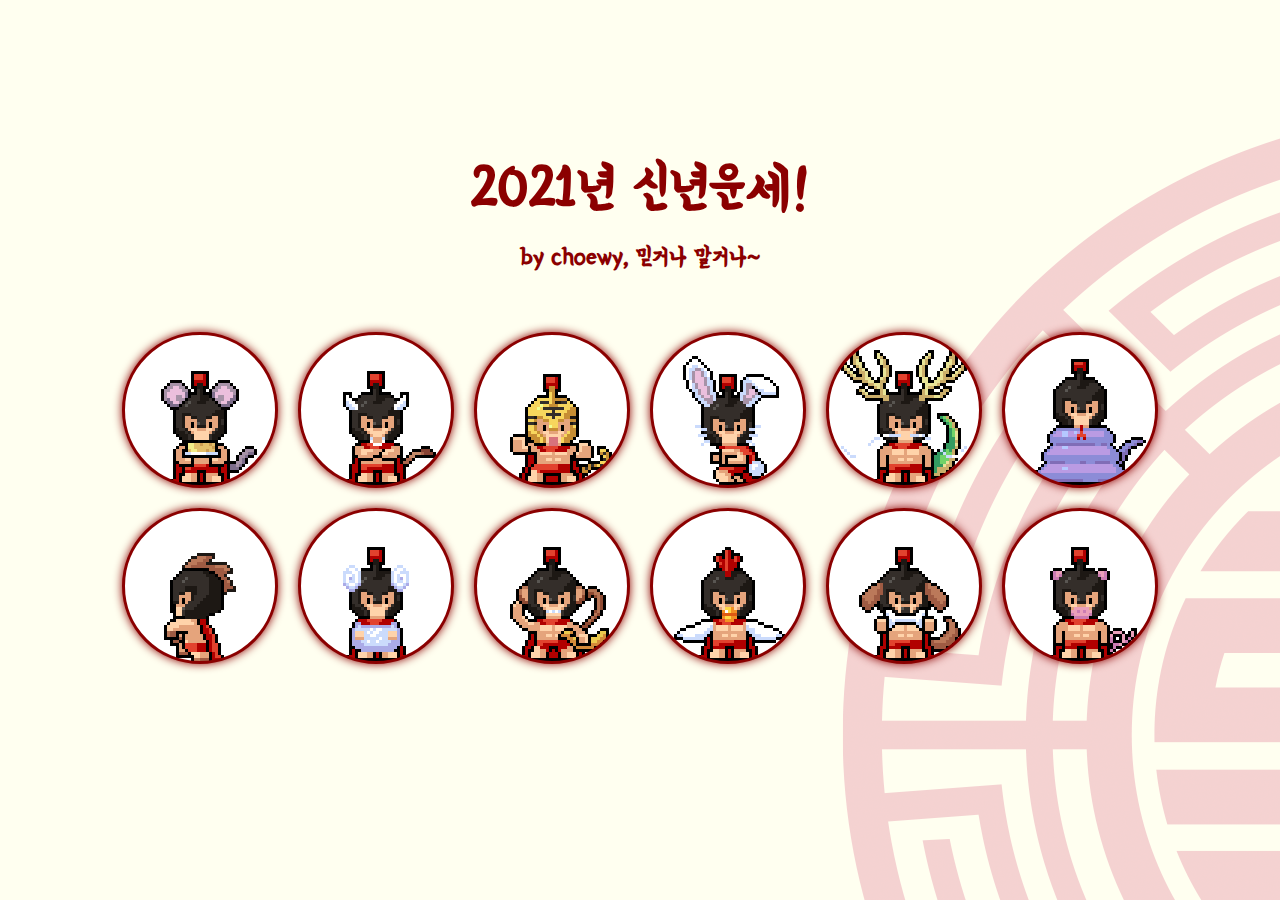
<file: 03_web/01_front_end/01_fortune_20210228/index.html>
<html lang="en">

<head>
    <meta charset="UTF-8">
    <meta http-equiv="X-UA-Compatible" content="IE=edge">
    <meta name="viewport" content="width=device-width, initial-scale=1.0">
    
    <meta property="og:title" content="신년운세 by choewy!"/>
    <meta property="og:description" content="2021년 띠 별 운세를 알려드립니다"/>
    <meta property="og:image" content="images/ogimage.png"/>

    <link rel="shortcut icon" href="images/favicon.png">
    <link rel="stylesheet" href="style/style.css">

    <title>2021년 신년운세!</title>
</head>

<body>
    
    <div class="coupang">
        <iframe src="https://coupa.ng/bR1Pay" width="100%" height="44" frameborder="0" scrolling="no" referrerpolicy="unsafe-url"></iframe>
    </div>
    
    
    <div class="main-title">
        <h1>2021년 신년운세!</h1>
        <h2>by <a href="https://choewy.tistory.com/" target="_blank">choewy,</a> 믿거나 말거나~</h2>
    </div>

    <div>
        <div class="items">
                <a class="item-1" href="result.html?item=1">쥐</a>
                <a class="item-2" href="result.html?item=2">소</a>
                <a class="item-3" href="result.html?item=3">호랑이</a>
                <a class="item-4" href="result.html?item=4">토끼</a>
                <a class="item-5" href="result.html?item=5">용</a>
                <a class="item-6" href="result.html?item=6">뱀</a>
                <a class="item-7" href="result.html?item=7">말</a>
                <a class="item-8" href="result.html?item=8">양</a>
                <a class="item-9" href="result.html?item=9">원숭이</a>
                <a class="item-10" href="result.html?item=10">닭</a>
                <a class="item-11" href="result.html?item=11">개</a>
                <a class="item-12" href="result.html?item=12">돼지</a>
        </div>
    </div>

    <script type="text/javascript" src="js/script.js"></script>
</body>
</html>
</file>
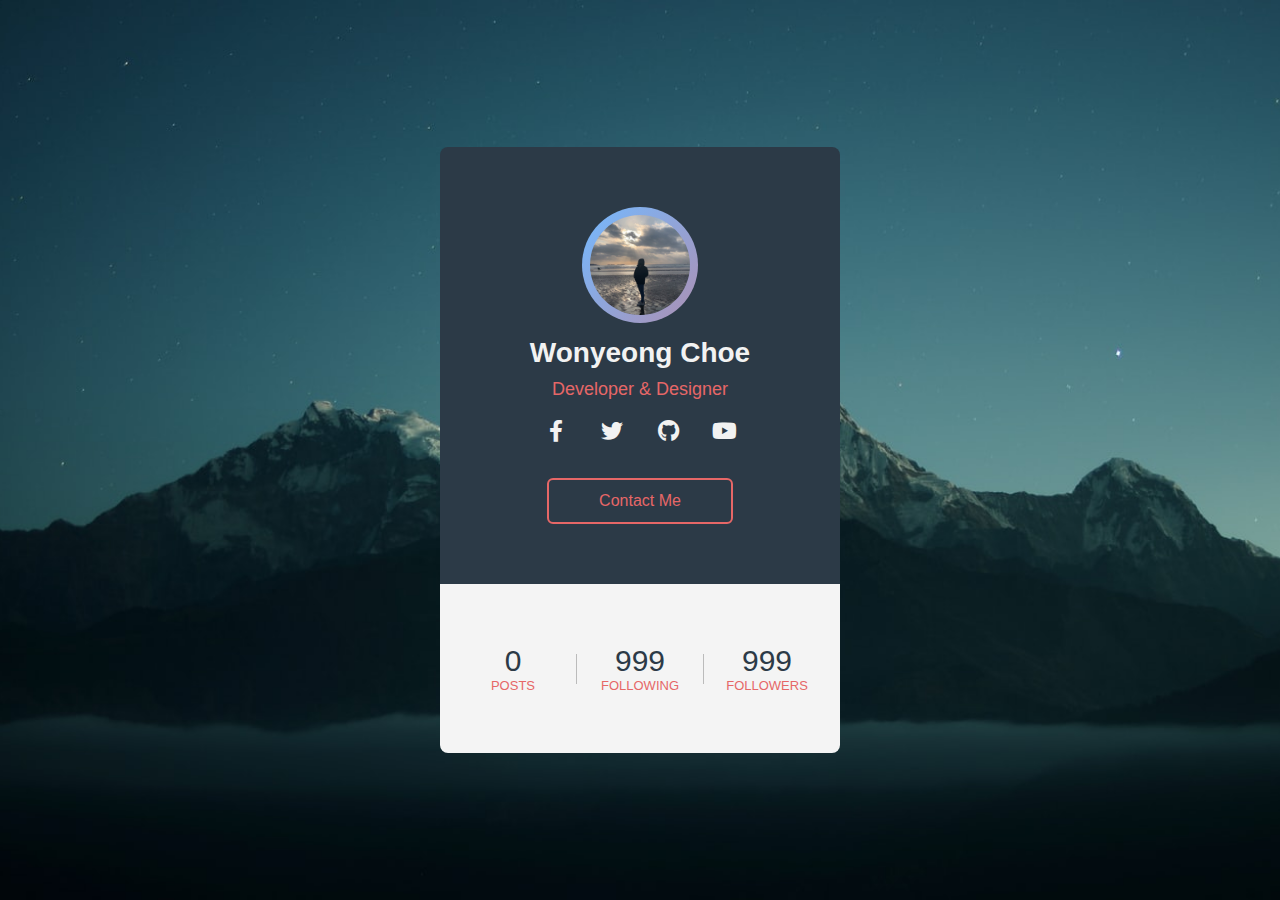
<file: 03_web/01_front_end/02_profile_20210303/index.html>
<!DOCTYPE html>
<html lang="en">
<head>
  <meta charset="UTF-8">
  <meta name="viewport" content="width=device-width, initial-scale=1.0">
  <title>프로필 - 최원영</title>
  <link rel="stylesheet" href="https://cdnjs.cloudflare.com/ajax/libs/font-awesome/5.14.0/css/all.min.css"/>
  <link rel="stylesheet" href="css/style.css">
</head>
<body>
  <div class="profile-card">
    <div class="card-header">
      <div class="pic">
        <img src="images/picture.jpg" alt="">
      </div>
      <div class="name">Wonyeong Choe</div>
      <div class="desc">Developer & Designer</div>
      <div class="sm">
        <a href="#" class="fab fa-facebook-f"></a>
        <a href="#" class="fab fa-twitter"></a>
        <a href="https://github.com/choewy/profile_card" class="fab fa-github"></a>
        <a href="#" class="fab fa-youtube"></a>
      </div>
      <a href="#" class="contact-btn">Contact Me</a>
    </div>
    <div class="card-footer">
      <div class="numbers">
        <div class="item">
          <span>0</span>
          Posts
        </div>
        <div class="border"></div>
        <div class="item">
          <span>999</span>
          Following
        </div>
        <div class="border"></div>
        <div class="item">
          <span>999</span>
          Followers
        </div>
      </div>
    </div>
  </div>
</body>
</html>
</file>
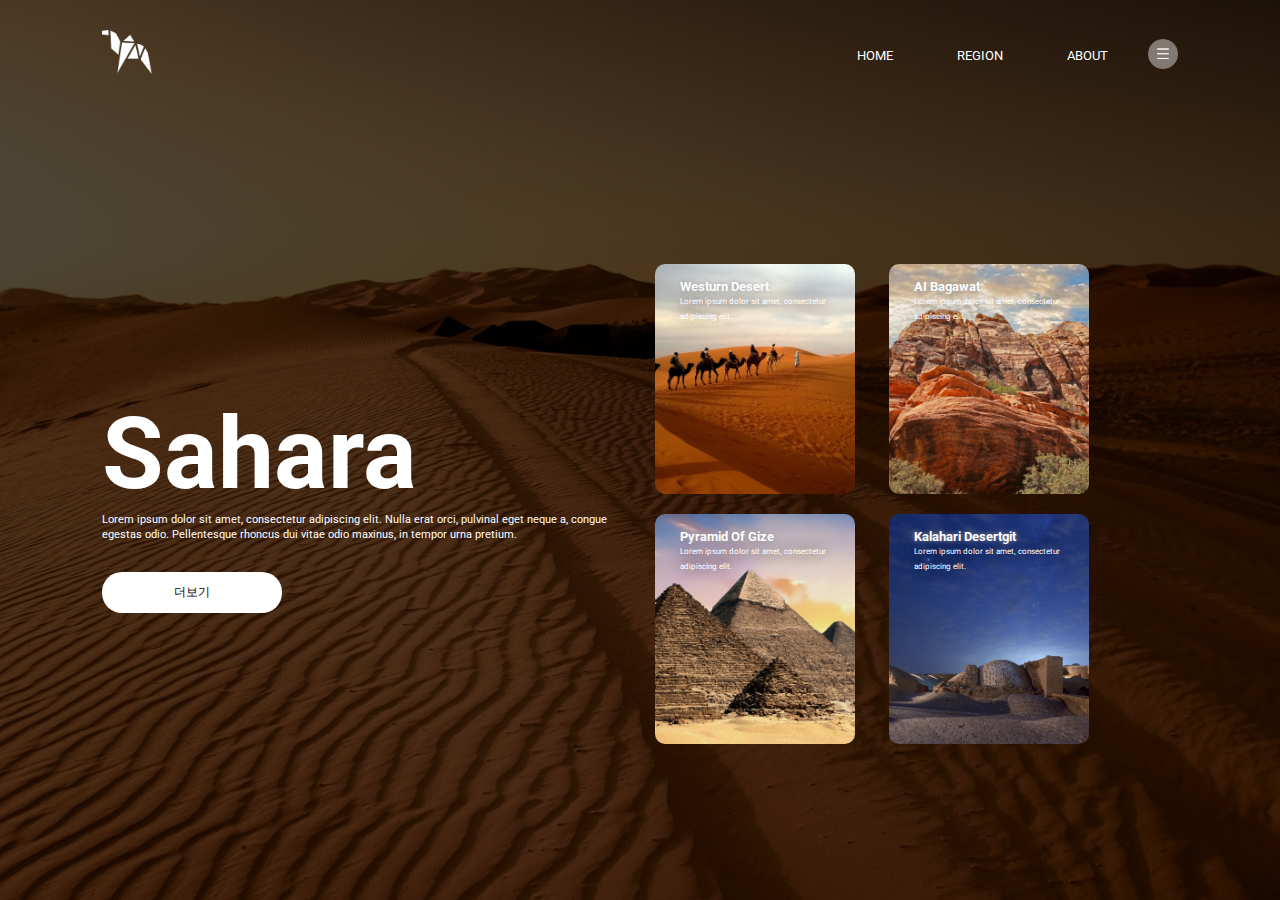
<file: 03_web/01_front_end/04_sahara_20210308/index.html>
<!DOCTYPE html>
<html lang="ko">
    <head>
        <meta charset="utf-8">
        <meta name="viewport" content="width=device-width, initial-scale=1.0">
        <title>Website Design - Easy Tutorials</title>
        <link rel="stylesheet" href="css/style.css">
        <link href="https://fonts.googleapis.com/css2?family=Roboto:wght@400;700&display=swap" rel="stylesheet">

    </head>
    <body>
        <div class="container">
            <div class="navbar">
                <a href="#"><img src="images/logo.png" class="logo"></a>
                <nav>
                    <ul>
                        <li><a href="#">HOME</a></li>
                        <li><a href="#">REGION</a></li>
                        <li><a href="#">ABOUT</a></li>
                    </ul>
                </nav>
                <img src="images/menu.png" class="menu-icon">
            </div>
            
            <div class="row">
                <div class="col">
                    <h1>Sahara</h1>
                    <p>Lorem ipsum dolor sit amet, consectetur adipiscing 
                        elit. Nulla erat orci, pulvinal eget neque a, congue 
                        egestas odio. Pellentesque rhoncus dui vitae odio maxinus, 
                        in tempor urna pretium.</p>
                        <button type="button">더보기</button>
                </div>
                <div class="col">
                    <div class="card card1">
                        <h5>Westurn Desert</h5>
                        <p>Lorem ipsum dolor sit amet, consectetur adipiscing 
                            elit.</p>
                    </div>
                    <div class="card card2">
                        <h5>AI Bagawat</h5>
                        <p>Lorem ipsum dolor sit amet, consectetur adipiscing 
                            elit.</p>
                    </div>
                    <div class="card card3">
                        <h5>Pyramid Of Gize</h5>
                        <p>Lorem ipsum dolor sit amet, consectetur adipiscing 
                            elit.</p>
                    </div>
                    <div class="card card4">
                        <h5>Kalahari Desertgit </h5>
                        <p>Lorem ipsum dolor sit amet, consectetur adipiscing 
                            elit.</p>
                    </div>
                </div>
            </div>
        </div>
    </body>
</html>
</file>
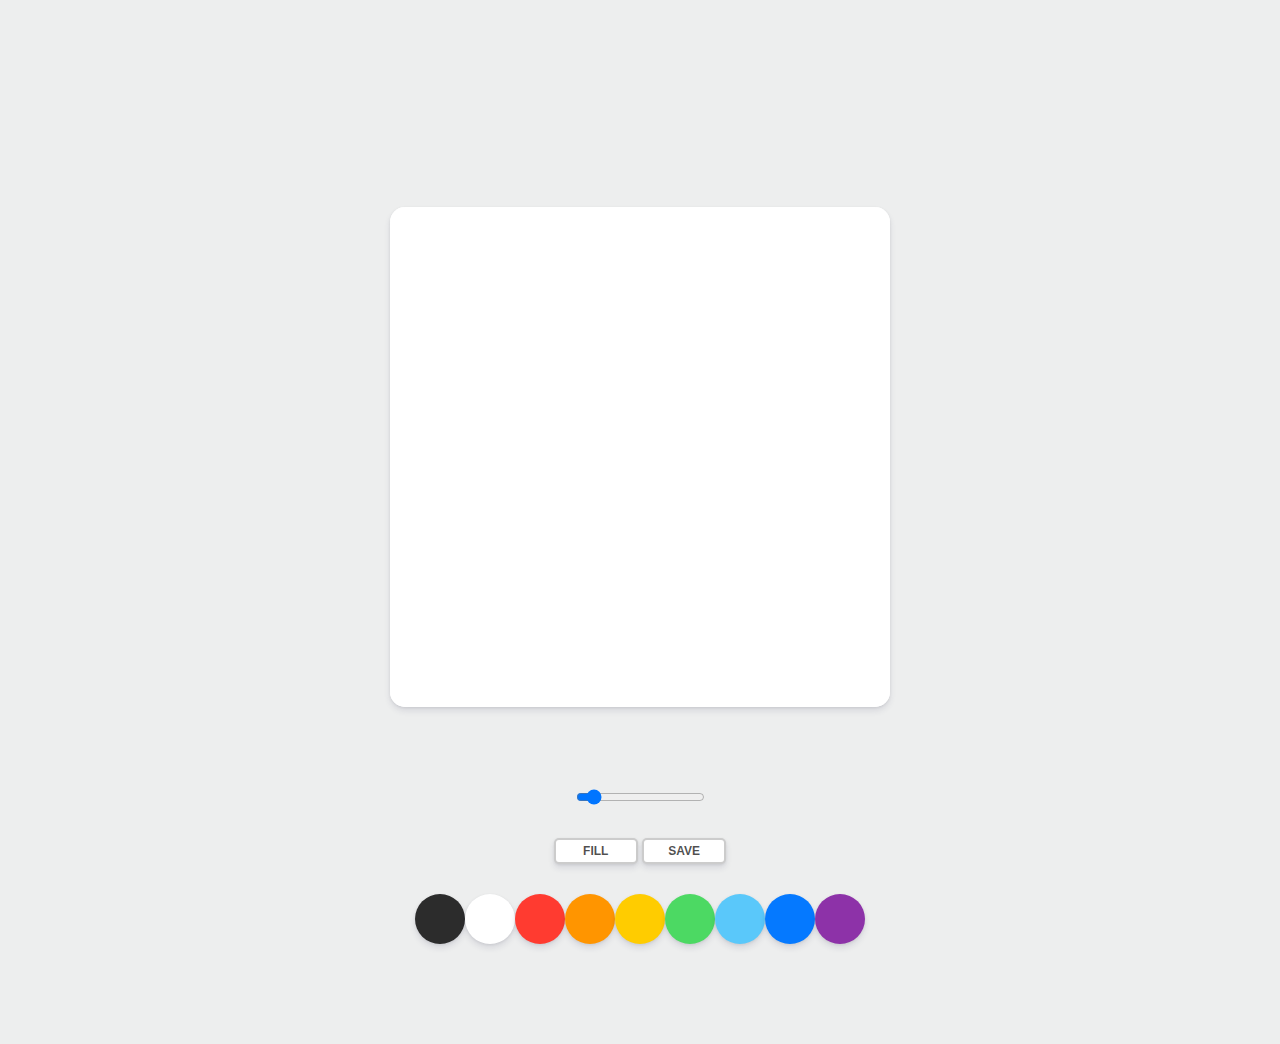
<file: 03_web/01_front_end/05_drawing_20210611/index.html>
<!DOCTYPE html>
<html lang="en">
<head>
    <meta charset="UTF-8">
    <meta http-equiv="X-UA-Compatible" content="IE=edge">
    <meta name="viewport" content="width=device-width, initial-scale=1.0">

    <!-- import css -->
    <link rel="stylesheet" href="css/style.css">
    <title>Drawing.js</title>
</head>

<body>
    <!-- id: Javascript, class: CSS -->
    
    <!-- 쿠팡 검색 바 -->
    <div class="coupang">
        <iframe src="https://coupa.ng/bR1Pay" width="100%" height="44" frameborder="0" scrolling="no" referrerpolicy="unsafe-url"></iframe>
    </div>

    <!-- 캔버스 -->
    <canvas id="jsCanvas" class="canvas"></canvas>

    <!-- 하단 블럭 -->
    <div class="controls">

        <!-- 선 굵기 조절 -->
        <div class="controls_range">
            <input type="range" id="jsRange" min="0.1" max="10" value="1.0" step="0.1" />
        </div>
        
        <!-- 모드, 저장 버튼 -->
        <div class="controls_btns">
            <button id="jsMode">Fill</button>
            <button id="jsSave">Save</button>
        </div>

        <!-- 색 블럭 -->
        <div id="jsColor" class="controls_colors">
            <div class="controls_color jsColor" style="background-color: #2c2c2c"></div>
            <div class="controls_color jsColor" style="background-color: #ffffff"></div>
            <div class="controls_color jsColor" style="background-color: #ff3b30"></div>
            <div class="controls_color jsColor" style="background-color: #ff9500"></div>
            <div class="controls_color jsColor" style="background-color: #ffcc00"></div>
            <div class="controls_color jsColor" style="background-color: #4cd963"></div>
            <div class="controls_color jsColor" style="background-color: #5ac8fa"></div>
            <div class="controls_color jsColor" style="background-color: #0579ff"></div>
            <div class="controls_color jsColor" style="background-color: #8d32a8"></div>
        </div>
    </div>

    <!-- import Javascript -->
    <script src="js/app.js"></script>
</body>
</html>
</file>
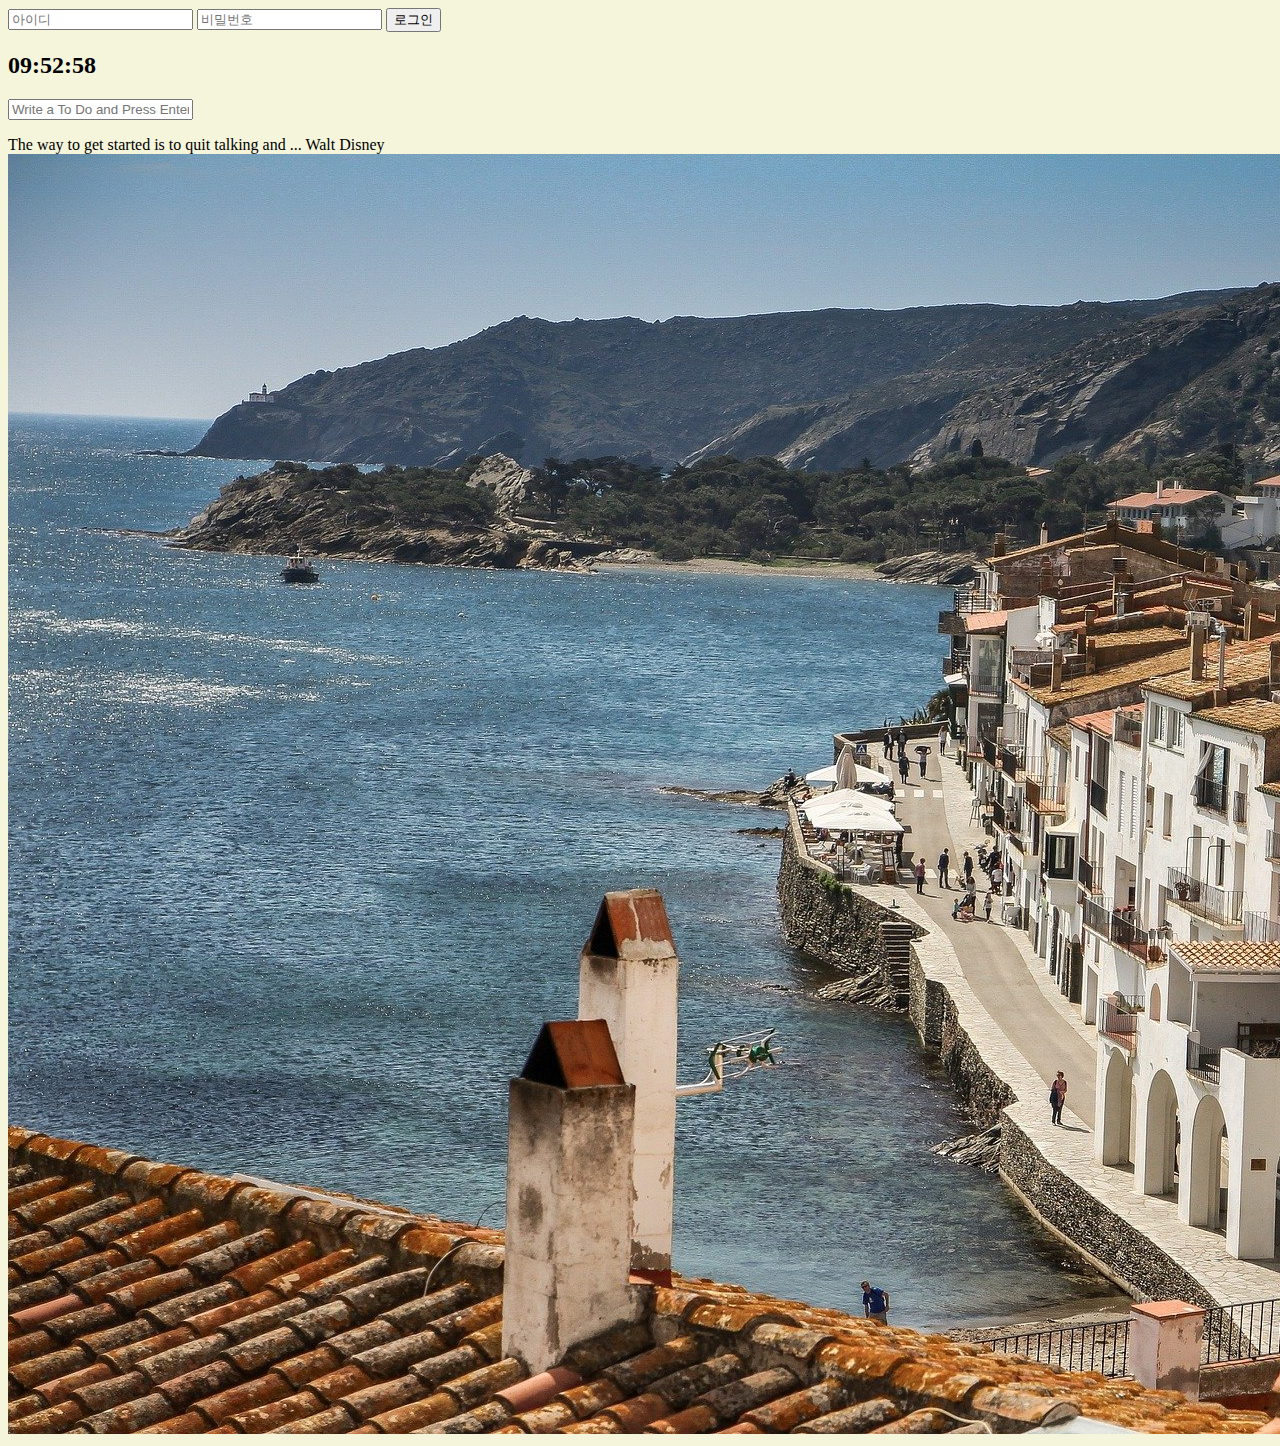
<file: 03_web/01_front_end/06_momentum_20210616/index.html>
<!DOCTYPE html>

<html lang="en">

<head>
    <meta charset="UTF-8">
    <meta http-equiv="X-UA-Compatible" content="IE=edge">
    <meta name="viewport" content="width=device-width, initial-scale=1.0">
    
    <!-- styls.css -->
    <link rel="stylesheet" href="css/style.css">
    
    <title class="classTitle" id="idTitle">Momentum</title>
</head>

<body>
    <form class="hidden" id="login-form">

        <!-- 브라우저 특성을 이용한 유효성 검사 -->
        <input required minlength="2" maxlength="15" type="text" placeholder="아이디">
        <input required type="password" placeholder="비밀번호"/>
        <button id="loginBtn">로그인</button>
    </form>
    <h2 id="clock">00:00:00</h2>
    <h1 id="greeting" class="hidden"></h1>

    <form id="todo-form">
        <input type="text" placeholder="Write a To Do and Press Enter" required/>
    </form>
    
    <ul id="todo-list"></ul>

    <div id="quote">
        <span></span>
        <span></span>
    </div>

    <div id="weather">
        <span></span>
        <span></span>
    </div>
    <!-- app.js -->
    <script src="js/greeting.js"></script>
    <script src="js/clock.js"></script>
    <script src="js/quotes.js"></script>
    <script src="js/background.js"></script>
    <script src="js/todo.js"></script>
    <script src="js/weather.js"></script>
</body>

</html>
</file>
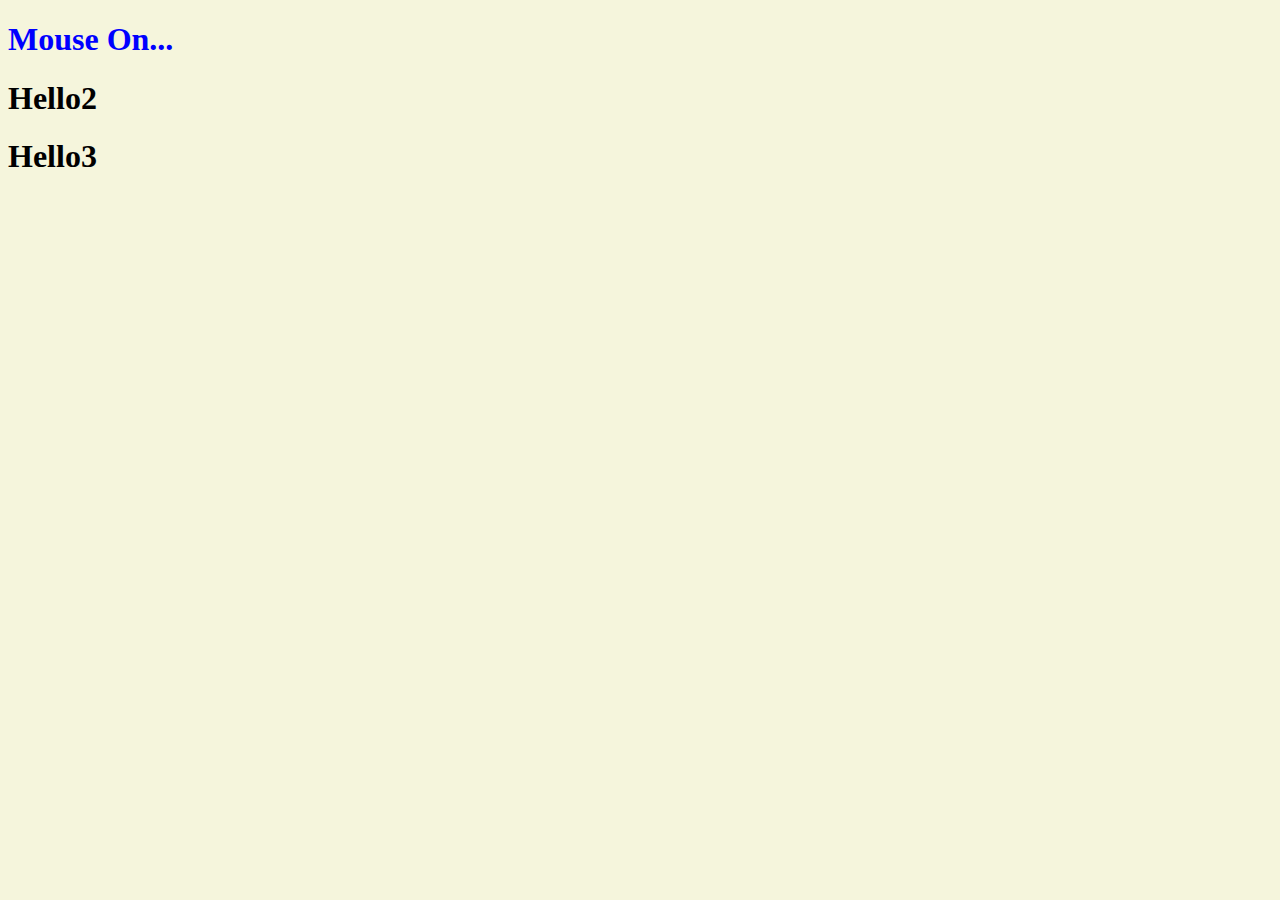
<file: 03_web/01_front_end/06_momentum_20210616/tutorial.html>
<!DOCTYPE html>
<html lang="en">
<head>
    <meta charset="UTF-8">
    <meta http-equiv="X-UA-Compatible" content="IE=edge">
    <meta name="viewport" content="width=device-width, initial-scale=1.0">
    
    <!-- styls.css -->
    <link rel="stylesheet" href="css/tutorial.css">
    
    <title class="classTitle" id="idTitle">Momentum</title>
</head>

<body>

    <div class="hello">
        <h1>Mouse On...</h1>
        <h1>Hello2</h1>
        <h1>Hello3</h1>
    </div>
    
    <!-- html.js -->
    <script src="js/tutorial.js"></script>
</body>

</html>
</file>
<file: 03_web/01_front_end/01_fortune_20210228/style/style.css>
@import url('https://fonts.googleapis.com/css2?family=Yeon+Sung&display=swap');

* {
    font-family: 'Yeon Sung', cursive;
}

body {
    background-color: ivory;
    background-image: url("../images/pattern.png");
    background-position: 600px 100px;
    background-repeat: no-repeat;
}

/* coupang */

.coupang {
    max-width: 800px;
    margin: auto;
    display: flex;
    flex-direction: row;
    flex-wrap: wrap;
    justify-content: center;
}

/* index.html */

.main-title {
    justify-content: center;
    color: darkred;
    text-align: center;
    margin-top: 100px;
    margin-bottom: 50px;
}

.main-title > h1 {
    font-size: 56px;
    margin: 0 auto 0 auto;
}

.main-title > h2 > a {
    color: darkred;
    text-decoration: none;
}

.main-title > h2 > a:hover {
    color: darksalmon;
}

.items {
    width: 1200px;
    margin: auto;
    display: flex;
    flex-direction: row;
    flex-wrap: wrap;
    justify-content: center;
}

.items > a {
    color: white;
    font-size: 20px;
    text-align: center;
    text-decoration: none;
    display: block;
    width: 150px;
    height: 150px;
    border: 3px solid darkred;
    border-radius: 100%;
    box-shadow: 0 0 10px 0 darkred;
    margin: 10px;
    background-color: white;
    background-size: cover;
    background-position: center;
}

.items > a:hover {
    background-color: darkred;
}

.item-1 {
    background-image: url("../images/btn-1.png");
}

.item-1 {
    background-image: url("../images/item-1.png");
}

.item-2 {
    background-image: url("../images/item-2.png");
}

.item-3 {
    background-image: url("../images/item-3.png");
}

.item-4 {
    background-image: url("../images/item-4.png");
}

.item-5 {
    background-image: url("../images/item-5.png");
}

.item-6 {
    background-image: url("../images/item-6.png");
}

.item-7 {
    background-image: url("../images/item-7.png");
}

.item-8 {
    background-image: url("../images/item-8.png");
}

.item-9 {
    background-image: url("../images/item-9.png");
}

.item-10 {
    background-image: url("../images/item-10.png");
}

.item-11 {
    background-image: url("../images/item-11.png");
}

.item-12 {
    background-image: url("../images/item-12.png");
}

/* result.html */

.item {
    color: white;
    font-size: 32px;
    text-align: center;
    display: block;
    width: 200px;
    height: 200px;
    border: 3px solid darkred;
    border-radius: 100%;
    box-shadow: 0 0 10px 0 darkred;
    margin: 10px;
    background-color: darkred;
    background-image: url("../images/btn-1.png");
    background-size: cover;
    background-position: center;
    margin: 80px auto 50px auto;
}

.item-title,
.item-content,
.btns {
    display: flex;
    justify-content: center;
    flex-direction: row;
}

.item-title > h1 {
    color: darkred;
    text-align: center;
    font-size: 32px;
}

.item-content > p {
    color: darkred;
    text-align: center;
    font-size: 32px;
    line-height: 48px;
    display: none;
}

.btns > button {
    font-size: 20px;
    width: 150px;
    height: 50px;
    border: 2px solid darkred;
    border-radius: 5px;
    cursor: pointer;
    margin: 0 5px 0 5px;
}

.btn-back {
    color: darkred;
    background-color: white;
}

.btn-share {
    color: white;
    background-color: darkred;
}

@media screen and (max-width: 780px) {
    body {
        background-position: 70px -70px;
        background-size: 500px;
    }
    
    /* index.html */
    
    .main-title {
        margin-top: 20px;
        margin-bottom: 20px;
    }

    .items {
        width: 100%;

    }

    .items > a {
        color: darkred;
    }

    /* result.html */

    .item {
        margin-top: 50px;
    }

    .item-content {
        font-size: 24px;
        line-height: 36px;
        margin-bottom: 36px;
        padding: 10px;
    }

    .item-content > p > br {
        display: none;
    }
}
</file>
<file: 03_web/01_front_end/02_profile_20210303/css/style.css>
*{
  margin: 0;
  padding: 0;
  font-family: "Ubuntu", sans-serif;
  box-sizing: border-box;
  text-decoration: none;
}

body{
  height: 100vh;
  background: url(../images/background.jpg) no-repeat center;
  background-size: cover;
  display: flex;
  align-items: center;
  justify-content: center;
}

.profile-card{
  width: 400px;
  text-align: center;
  border-radius: 8px;
  overflow: hidden;
}

.card-header{
  background: #2c3a47;
  padding: 60px 40px;
}

.pic{
  display: inline-block;
  padding: 8px;
  background: linear-gradient(130deg, #74b9ff, #e66767);
  margin: auto;
  border-radius: 50%;
  background-size: 200% 200%;
  animation: animated-gradient 2s linear infinite;
}

@keyframes animated-gradient{
  25%{
    background-position: left bottom;
  }
  50%{
    background-position: right bottom;
  }
  75%{
    background-position: right top;
  }
  100%{
    background-position: left top;
  }
}

.pic img{
  display: block;
  width: 100px;
  height: 100px;
  border-radius: 50%;
}

.name{
  color: #f2f2f2;
  font-size: 28px;
  font-weight: 600;
  margin: 10px 0;
}

.desc{
  font-size: 18px;
  color: #e66767;
}

.sm{
  display: flex;
  justify-content: center;
  margin: 20px 0;
}

.sm a{
  color: #f2f2f2;
  width: 56px;
  font-size: 22px;
  transition: .3s linear;
}

.sm a:hover{
  color: #e66767;
}

.contact-btn{
  display: inline-block;
  padding: 12px 50px;
  color: #e66767;
  border: 2px solid #e66767;
  border-radius: 6px;
  margin-top: 16px;
  transition: .3s linear;
}

.contact-btn:hover{
  background: #e66767;
  color: #f2f2f2;
}

.card-footer{
  background: #f4f4f4;
  padding: 60px 10px;
}

.numbers{
  display: flex;
  align-items: center;
}

.item{
  flex: 1;
  text-transform: uppercase;
  font-size: 13px;
  color: #e66767;
}

.item span{
  display: block;
  color: #2c3a47;
  font-size: 30px;
}

.border{
  width: 1px;
  height: 30px;
  background: #bbb;
}
</file>
<file: 03_web/01_front_end/04_sahara_20210308/css/style.css>
* {
    margin: 0;
    padding: 0;
    font-family: 'Roboto', sans-serif;
}

.container {
    width: 100%;
    height: 100vh;
    background-image: linear-gradient(rgba(0, 0, 0, 0.7), rgba(0, 0, 0, 0.7)), url(../images/background.png);
    background-position: center;
    background-size: cover;
    padding-left: 8%;
    padding-right: 8%;
    box-sizing: border-box;
}

.navbar {
    height: 12%;
    display: flex;
    align-items: center;
}

.logo {
    width: 50px;
    cursor: pointer;
}

.menu-icon {
    width: 30px;
    cursor: pointer;
    margin-left: 40px;
}

nav {
    flex: 1;
    text-align: right;
}

nav ul li{
    list-style: none;
    display: inline-block;
    margin-left: 60px;
}

nav ul li a {
    text-decoration: none;
    color: #fff;
    font-size: 13px;
}

.row {
    display: flex;
    height: 88%;
    align-items: center;
}

.col {
    flex-basis: 50%;
}

h1 {
    color: #fff;
    font-size: 100px;
}

p {
    color: #fff;
    font-size: 11px;
    line-height: 15px;
}

button {
    width: 180px;
    color: #000;
    font-size: 12px;
    padding: 12px 0;
    background: #fff;
    cursor: pointer;
    border: 0;
    border-radius: 20px;
    outline: none;
    margin-top: 30px; 
}

.card {
     width: 200px;
     height: 230px;
     display: inline-block;
     border-radius: 10px;
     padding: 15px 25px;
     box-sizing: border-box;
     cursor: pointer;
     margin: 10px 15px;
     background-position: center;
     background-size: cover;
     transition: transform 0.5s;
}

.card1 {
    background-image: url(../images/pic-1.png);
}

.card2 {
    background-image: url(../images/pic-2.png);
}

.card3 {
    background-image: url(../images/pic-3.png);
}

.card4 {
    background-image: url(../images/pic-4.png);
}

.card:hover {
    transform: translateY(-10px);
}

h5 {
    color: #fff;
    text-shadow: 0 0 5px #999; 

}

.card p {
    text-shadow: 0 0 15px #000;
    font-size: 8px;
}
</file>
<file: 03_web/01_front_end/06_momentum_20210616/css/style.css>
.hidden {
    display: none;
}

body {
    background-color: beige;
}
</file>
<file: 03_web/01_front_end/06_momentum_20210616/css/tutorial.css>
body {
    background-color: beige;
}

.hello h1:first-child {
    color: blue;
}
</file>
<file: 03_web/01_front_end/05_drawing_20210611/css/style.css>
@import "reset.css";

body {
    background-color: #edeeeefb;
    font-family: -apple-system, BlinkMacSystemFont, "Segoe UI", Roboto, Oxygen, Ubuntu, Cantarell, "Open Sans", "Helvetoca Neue", sans-serif;
    display: flex;
    flex-direction: column;
    align-items: center;
    padding: 100px 0px;
}

.canvas {
    width: 500px;
    height: 500px;
    background-color: #ffffff;
    border-radius: 15px;
    box-shadow: 0 4px 6px rgba(50, 50, 93, 0.11), 0 1px 3px rgba(0, 0, 0, 0.08);
}

.coupang {
    margin: 30px 30px;
}

.controls {
    margin-top: 80px;
    display: flex;
    flex-direction: column;
    align-items: center;
}

.controls .controls_btns {
    margin-bottom: 30px;
}

.controls_btns button {
    all: unset;
    cursor: pointer;
    background-color: #ffffff;
    padding: 5px 0px;
    width: 80px;
    text-align: center;
    border: 2px solid rgba(0, 0, 0, 0.2);
    border-radius: 5px;
    box-shadow: 0 4px 6px rgba(50, 50, 93, 0.11), 0 1px 3px rgba(0, 0, 0, 0.08);
    color: rgba(0, 0, 0, 0.7);
    text-transform: uppercase;
    font-weight: 800;
    font-size: 12px;
}

.controls_btns button:active {
    transform: scale(0.98);
}

.controls .controls_colors {
    display: flex;
}

.controls_colors .controls_color {
    width: 50px;
    height: 50px;
    border-radius: 25px;
    box-shadow: 0 4px 6px rgba(50, 50, 93, 0.11), 0 1px 3px rgba(0, 0, 0, 0.08);
    cursor: pointer;
}

.controls .controls_range {
    margin-bottom: 30px;
}
</file>
